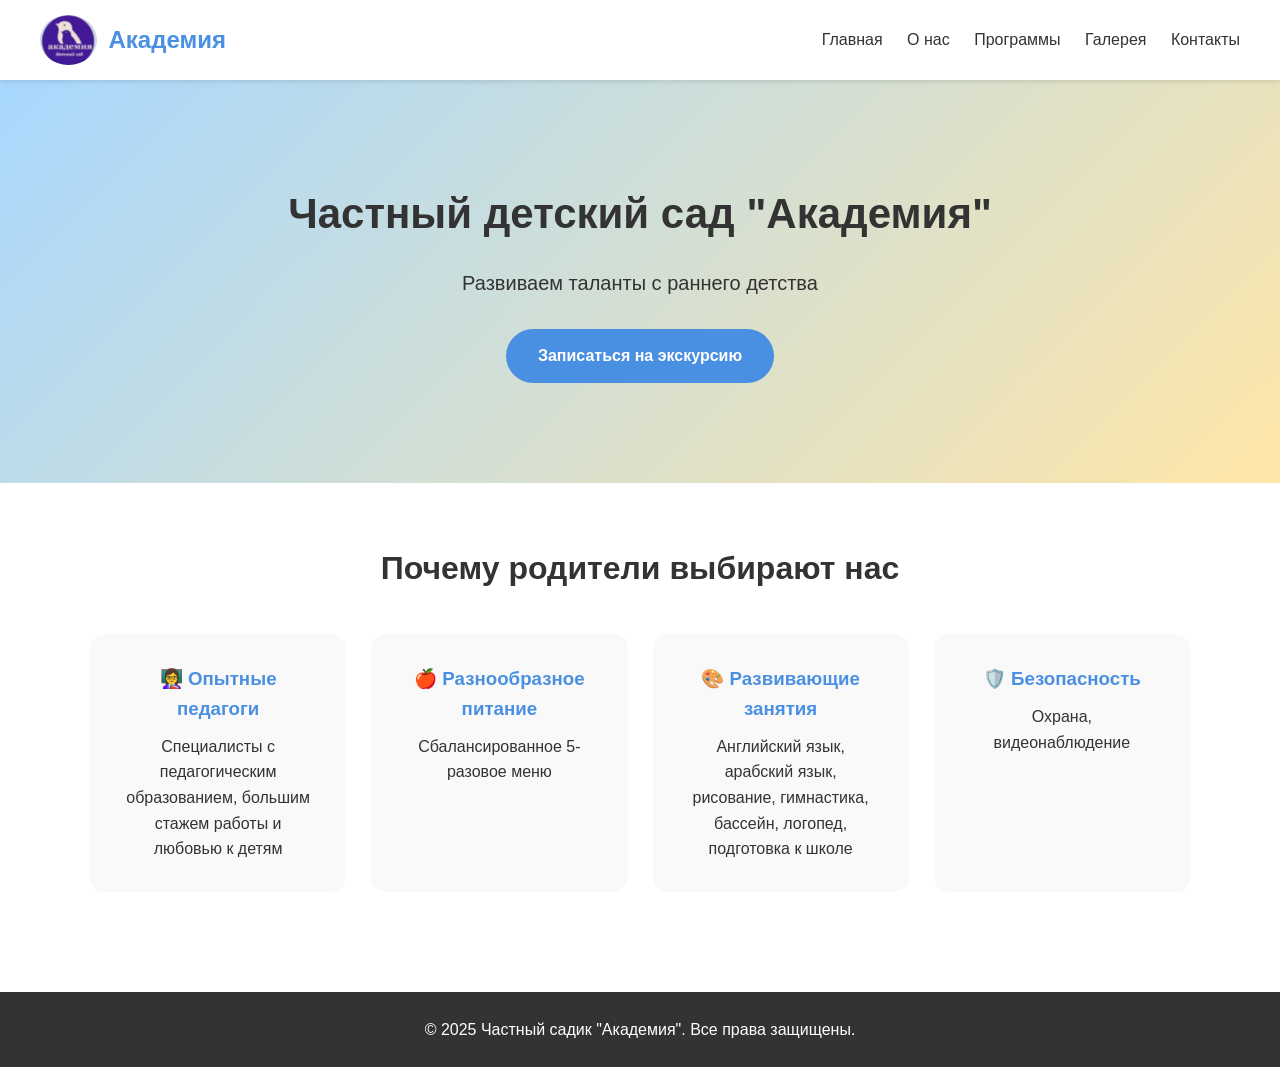
<file: index.html>
<!DOCTYPE html>
<html lang="ru">
<head>
  <meta charset="UTF-8">
  <meta name="viewport" content="width=device-width, initial-scale=1.0">
  <title>Частный детский сад "Академия"</title>
  <link rel="stylesheet" href="css/style.css">
  
  <!-- Стили для логотипа, чтобы он красиво стоял с текстом -->
  <style>
    .logo {
      display: flex;
      align-items: center;
      gap: 12px; /* Расстояние между картинкой и текстом */
      font-size: 24px;
      font-weight: bold;
      color: #4a90e2;
    }
    .logo img {
      height: 50px; /* Высота логотипа */
      width: auto;
      border-radius: 50%; /* Делает логотип круглым. Если фото не квадратное - удалите эту строку */
    }
  </style>
</head>
<body>
  <header>
    <!-- Блок с логотипом -->
    <div class="logo">
      <!-- Теперь картинка берется прямо из корня, без папки images -->
      <img src="logo.png" alt="Логотип Академия">
      <span>Академия</span>
    </div>
    
    <nav>
      <a href="index.html">Главная</a>
      <a href="about.html">О нас</a>
      <a href="programs.html">Программы</a>
      <a href="gallery.html">Галерея</a>
      <a href="contacts.html">Контакты</a>
    </nav>
  </header>

  <section class="hero">
    <h1>Частный детский сад "Академия"</h1>
    <p>Развиваем таланты с раннего детства</p>
    <a href="contacts.html" class="btn">Записаться на экскурсию</a>
  </section>

  <section class="features">
    <h2>Почему родители выбирают нас</h2>
    <div class="cards">
      <div class="card">
        <h3>👩‍🏫 Опытные педагоги</h3>
        <p>Специалисты с педагогическим образованием, большим стажем работы и любовью к детям</p>
      </div>
      <div class="card">
        <h3>🍎 Разнообразное питание</h3>
        <p>Сбалансированное 5-разовое меню</p>
      </div>
      <div class="card">
        <h3>🎨 Развивающие занятия</h3>
        <p>Английский язык, арабский язык, рисование, гимнастика, бассейн, логопед, подготовка к школе</p>
      </div>
      <div class="card">
        <h3>🛡️ Безопасность</h3>
        <p>Охрана, видеонаблюдение</p>
      </div>
    </div>
  </section>

  <footer>
    <p>© 2025 Частный садик "Академия". Все права защищены.</p>
  </footer>
</body>
</html>
</file>
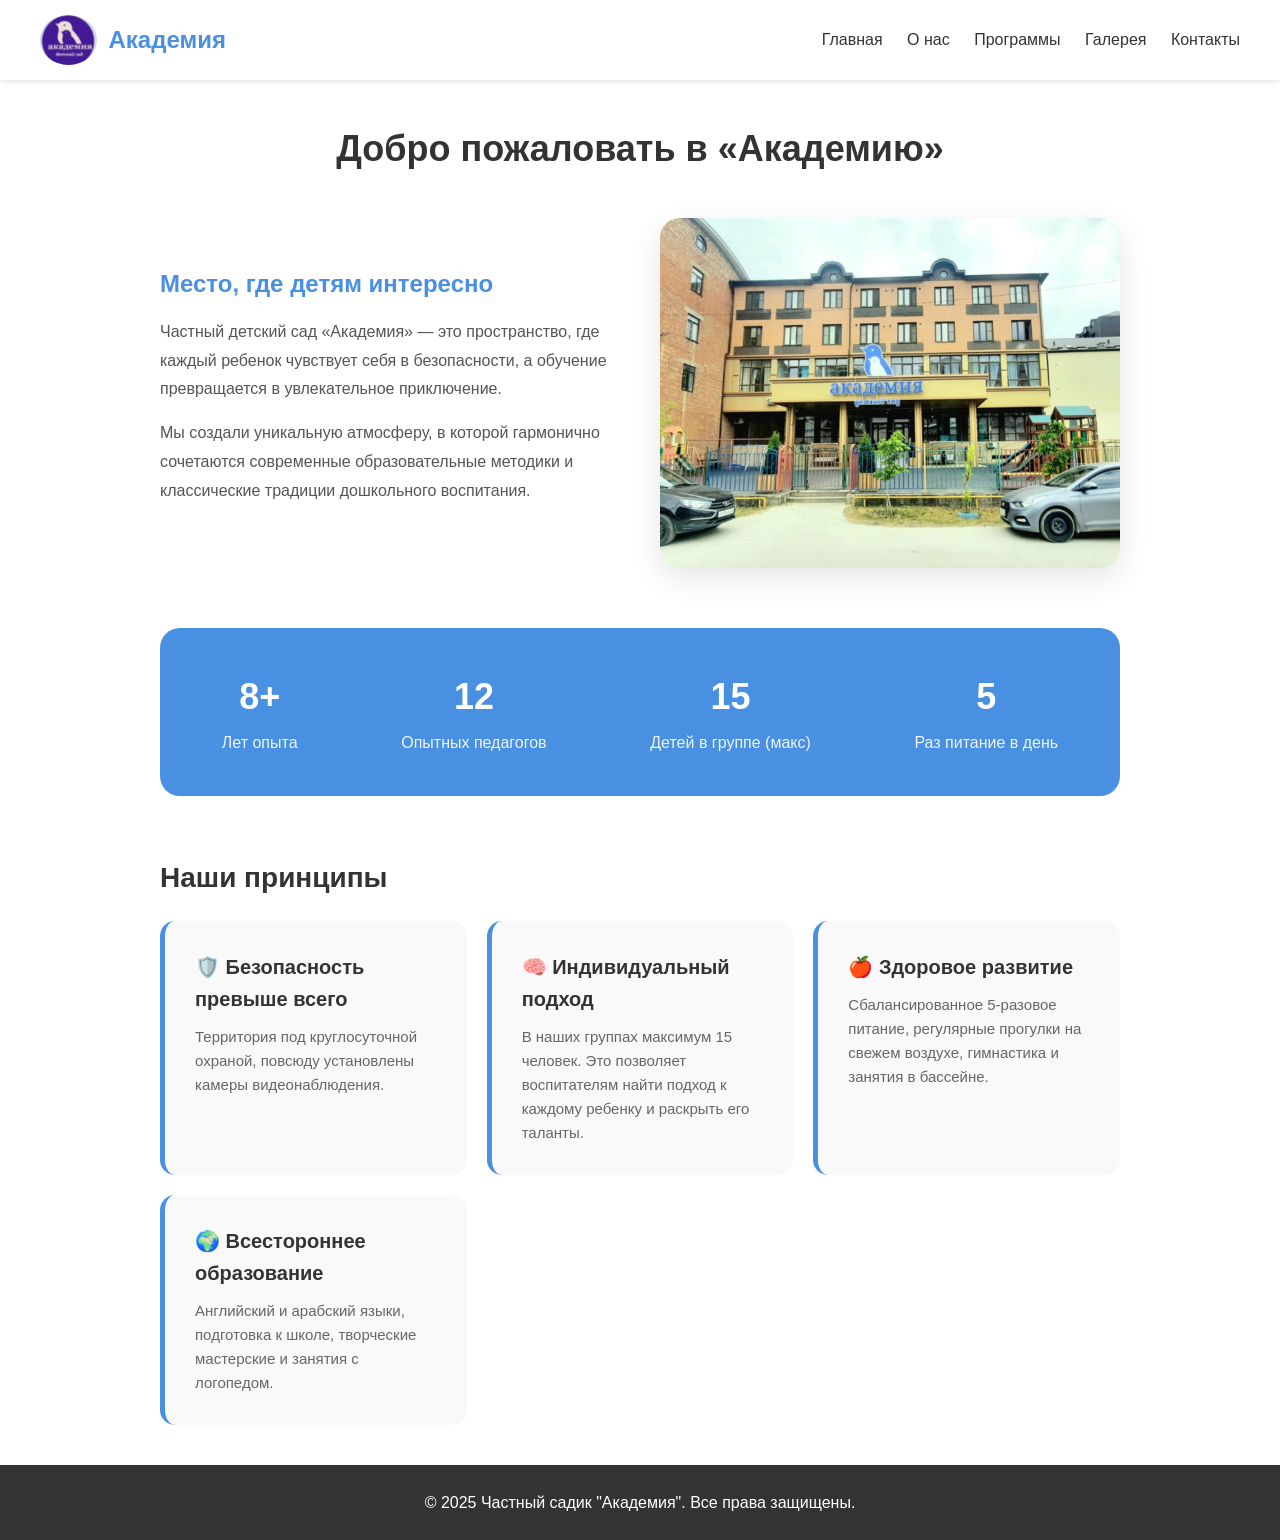
<file: about.html>
<!DOCTYPE html>
<html lang="ru">
<head>
  <meta charset="UTF-8">
  <meta name="viewport" content="width=device-width, initial-scale=1.0">
  <title>О нас - Академия</title>
  <link rel="stylesheet" href="css/style.css">
  
  <style>
    /* Стили для логотипа */
    .logo { display: flex; align-items: center; gap: 12px; font-size: 24px; font-weight: bold; color: #4a90e2; }
    .logo img { height: 50px; width: auto; border-radius: 50%; }

    /* Новые стили для страницы "О нас" */
    .about-section {
      max-width: 1000px;
      margin: 40px auto;
      padding: 0 20px;
    }
    
    .about-title {
      text-align: center;
      font-size: 36px;
      color: #333;
      margin-bottom: 40px;
    }

    /* Блок с текстом и картинкой (две колонки) */
    .about-grid {
      display: grid;
      grid-template-columns: 1fr 1fr;
      gap: 40px;
      align-items: center;
      margin-bottom: 60px;
    }

    .about-text h3 {
      font-size: 24px;
      color: #4a90e2;
      margin-bottom: 15px;
    }

    .about-text p {
      font-size: 16px;
      color: #555;
      margin-bottom: 15px;
      line-height: 1.8;
    }

    /* Стили для блока с вашей картинкой */
    .about-image {
      height: 350px; /* Высота картинки */
      border-radius: 20px;
      overflow: hidden; /* Чтобы картинка не вылезала за скругленные углы */
      box-shadow: 0 10px 30px rgba(0,0,0,0.1); /* Красивая тень */
    }

    .about-image img {
      width: 100%;
      height: 100%;
      object-fit: cover; /* Картинка заполнит блок, не искажаясь */
    }

    /* Блок с цифрами (статистика) */
    .stats {
      display: flex;
      justify-content: space-around;
      background: #4a90e2;
      color: white;
      padding: 40px 20px;
      border-radius: 20px;
      margin-bottom: 60px;
      text-align: center;
      flex-wrap: wrap;
      gap: 20px;
    }

    .stat-item h4 {
      font-size: 36px;
      margin-bottom: 5px;
    }

    .stat-item p {
      font-size: 16px;
      opacity: 0.9;
    }

    /* Сетка с преимуществами */
    .values-grid {
      display: grid;
      grid-template-columns: repeat(auto-fit, minmax(280px, 1fr));
      gap: 20px;
    }

    .value-card {
      background: #f9f9f9;
      padding: 30px;
      border-radius: 15px;
      border-left: 5px solid #4a90e2;
      transition: transform 0.3s;
    }

    .value-card:hover {
      transform: translateY(-5px);
      box-shadow: 0 10px 20px rgba(0,0,0,0.05);
    }

    .value-card h3 {
      font-size: 20px;
      margin-bottom: 10px;
      color: #333;
    }

    .value-card p {
      color: #666;
      font-size: 15px;
    }

    /* Адаптив для телефонов */
    @media (max-width: 768px) {
      .about-grid { grid-template-columns: 1fr; }
      .stats { flex-direction: column; }
    }
  </style>
</head>
<body>
  <header>
    <div class="logo">
      <img src="logo.png" alt="Логотип Академия">
      <span>Академия</span>
    </div>
    
    <nav>
      <a href="index.html">Главная</a>
      <a href="about.html">О нас</a>
      <a href="programs.html">Программы</a>
      <a href="gallery.html">Галерея</a>
      <a href="contacts.html">Контакты</a>
    </nav>
  </header>

  <section class="about-section">
    <h2 class="about-title">Добро пожаловать в «Академию»</h2>

    <!-- Блок 1: Текст + ВАША КАРТИНКА -->
    <div class="about-grid">
      <div class="about-text">
        <h3>Место, где детям интересно</h3>
        <p>Частный детский сад «Академия» — это пространство, где каждый ребенок чувствует себя в безопасности, а обучение превращается в увлекательное приключение.</p>
        <p>Мы создали уникальную атмосферу, в которой гармонично сочетаются современные образовательные методики и классические традиции дошкольного воспитания.</p>
      </div>
      
      <!-- Вот здесь мы вставили вашу фотографию saddd.png -->
      <div class="about-image">
        <img src="saddd.png" alt="Фото нашего детского сада">
      </div>
    </div>

    <!-- Блок 2: Цифры и факты -->
    <div class="stats">
      <div class="stat-item">
        <h4>8+</h4>
        <p>Лет опыта</p>
      </div>
      <div class="stat-item">
        <h4>12</h4>
        <p>Опытных педагогов</p>
      </div>
      <div class="stat-item">
        <h4>15</h4>
        <p>Детей в группе (макс)</p>
      </div>
      <div class="stat-item">
        <h4>5</h4>
        <p>Раз питание в день</p>
      </div>
    </div>

    <!-- Блок 3: Наши принципы -->
    <h2 class="about-title" style="font-size: 28px; text-align: left; margin-bottom: 20px;">Наши принципы</h2>
    <div class="values-grid">
      <div class="value-card">
        <h3>🛡️ Безопасность превыше всего</h3>
        <p>Территория под круглосуточной охраной, повсюду установлены камеры видеонаблюдения.</p>
      </div>
      <div class="value-card">
        <h3>🧠 Индивидуальный подход</h3>
        <p>В наших группах максимум 15 человек. Это позволяет воспитателям найти подход к каждому ребенку и раскрыть его таланты.</p>
      </div>
      <div class="value-card">
        <h3>🍎 Здоровое развитие</h3>
        <p>Сбалансированное 5-разовое питание, регулярные прогулки на свежем воздухе, гимнастика и занятия в бассейне.</p>
      </div>
      <div class="value-card">
        <h3>🌍 Всестороннее образование</h3>
        <p>Английский и арабский языки, подготовка к школе, творческие мастерские и занятия с логопедом.</p>
      </div>
    </div>
  </section>

  <footer>
    <p>© 2025 Частный садик "Академия". Все права защищены.</p>
  </footer>
</body>
</html>
</file>
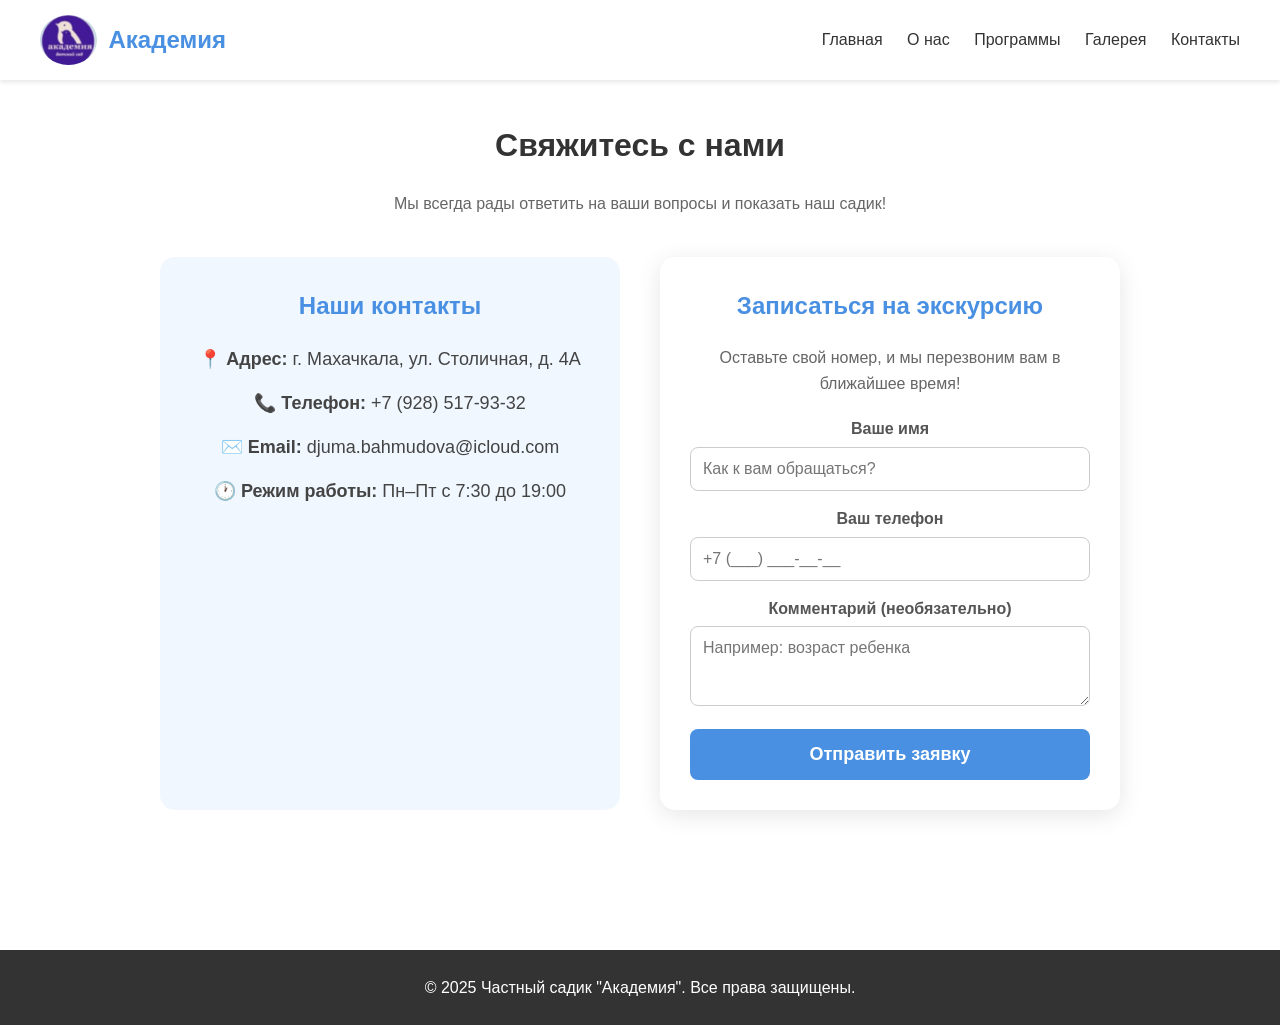
<file: contacts.html>
<!DOCTYPE html>
<html lang="ru">
<head>
  <meta charset="UTF-8">
  <meta name="viewport" content="width=device-width, initial-scale=1.0">
  <title>Контакты и запись - Академия</title>
  <link rel="stylesheet" href="css/style.css">
  <style>
    .logo { display: flex; align-items: center; gap: 12px; font-size: 24px; font-weight: bold; color: #4a90e2; }
    .logo img { height: 50px; width: auto; border-radius: 50%; }
    
    /* Стили для формы и контактов */
    .contact-container { display: flex; flex-wrap: wrap; gap: 40px; max-width: 1000px; margin: 40px auto; padding: 0 20px; }
    .contact-info { flex: 1; min-width: 300px; background: #f0f7ff; padding: 30px; border-radius: 15px; }
    .contact-info h3 { color: #4a90e2; margin-bottom: 20px; font-size: 24px; }
    .contact-info p { margin-bottom: 15px; font-size: 18px; color: #444; }
    
    .contact-form { flex: 1; min-width: 300px; background: #fff; padding: 30px; border-radius: 15px; box-shadow: 0 5px 25px rgba(0,0,0,0.1); }
    .contact-form h3 { color: #4a90e2; margin-bottom: 20px; font-size: 24px; }
    
    .form-group { margin-bottom: 15px; }
    .form-group label { display: block; margin-bottom: 5px; font-weight: bold; color: #555; }
    .form-group input, .form-group textarea { width: 100%; padding: 12px; border: 1px solid #ccc; border-radius: 8px; font-family: inherit; font-size: 16px; }
    .form-group input:focus, .form-group textarea:focus { outline: none; border-color: #4a90e2; box-shadow: 0 0 5px rgba(74,144,226,0.3); }
    
    .submit-btn { width: 100%; background: #4a90e2; color: white; border: none; padding: 15px; font-size: 18px; font-weight: bold; border-radius: 8px; cursor: pointer; transition: background 0.3s; }
    .submit-btn:hover { background: #357abd; }
  </style>
</head>
<body>
  <header>
    <div class="logo">
      <img src="logo.png" alt="Логотип Академия">
      <span>Академия</span>
    </div>
    <nav>
      <a href="index.html">Главная</a>
      <a href="about.html">О нас</a>
      <a href="programs.html">Программы</a>
      <a href="gallery.html">Галерея</a>
      <a href="contacts.html">Контакты</a>
    </nav>
  </header>

  <section class="features" style="padding-top: 40px;">
    <h2 style="text-align: center; margin-bottom: 20px;">Свяжитесь с нами</h2>
    <p style="text-align: center; margin-bottom: 40px; color: #666;">Мы всегда рады ответить на ваши вопросы и показать наш садик!</p>

    <div class="contact-container">
      <!-- Левая часть: Контакты -->
      <div class="contact-info">
        <h3>Наши контакты</h3>
        <p>📍 <b>Адрес:</b> г. Махачкала, ул. Столичная, д. 4А</p>
        <p>📞 <b>Телефон:</b> +7 (928) 517-93-32</p>
        <p>✉️ <b>Email:</b> djuma.bahmudova@icloud.com</p>
        <p>🕐 <b>Режим работы:</b> Пн–Пт с 7:30 до 19:00</p>
      </div>

      <!-- Правая часть: Форма записи -->
      <div class="contact-form">
        <h3>Записаться на экскурсию</h3>
        <p style="margin-bottom: 20px; color: #666;">Оставьте свой номер, и мы перезвоним вам в ближайшее время!</p>
        
        <!-- СЮДА ВСТАВЛЕНА ВАША ПОЧТА GMAIL -->
        <form action="https://formsubmit.co/mirozik49@gmail.com" method="POST">
          <div class="form-group">
            <label for="name">Ваше имя</label>
            <input type="text" id="name" name="Имя" placeholder="Как к вам обращаться?" required>
          </div>
          <div class="form-group">
            <label for="phone">Ваш телефон</label>
            <input type="tel" id="phone" name="Телефон" placeholder="+7 (___) ___-__-__" required>
          </div>
          <div class="form-group">
            <label for="message">Комментарий (необязательно)</label>
            <textarea id="message" name="Сообщение" rows="3" placeholder="Например: возраст ребенка"></textarea>
          </div>
          <button type="submit" class="submit-btn">Отправить заявку</button>
        </form>
      </div>
    </div>
  </section>

  <footer>
    <p>© 2025 Частный садик "Академия". Все права защищены.</p>
  </footer>
</body>
</html>
</file>
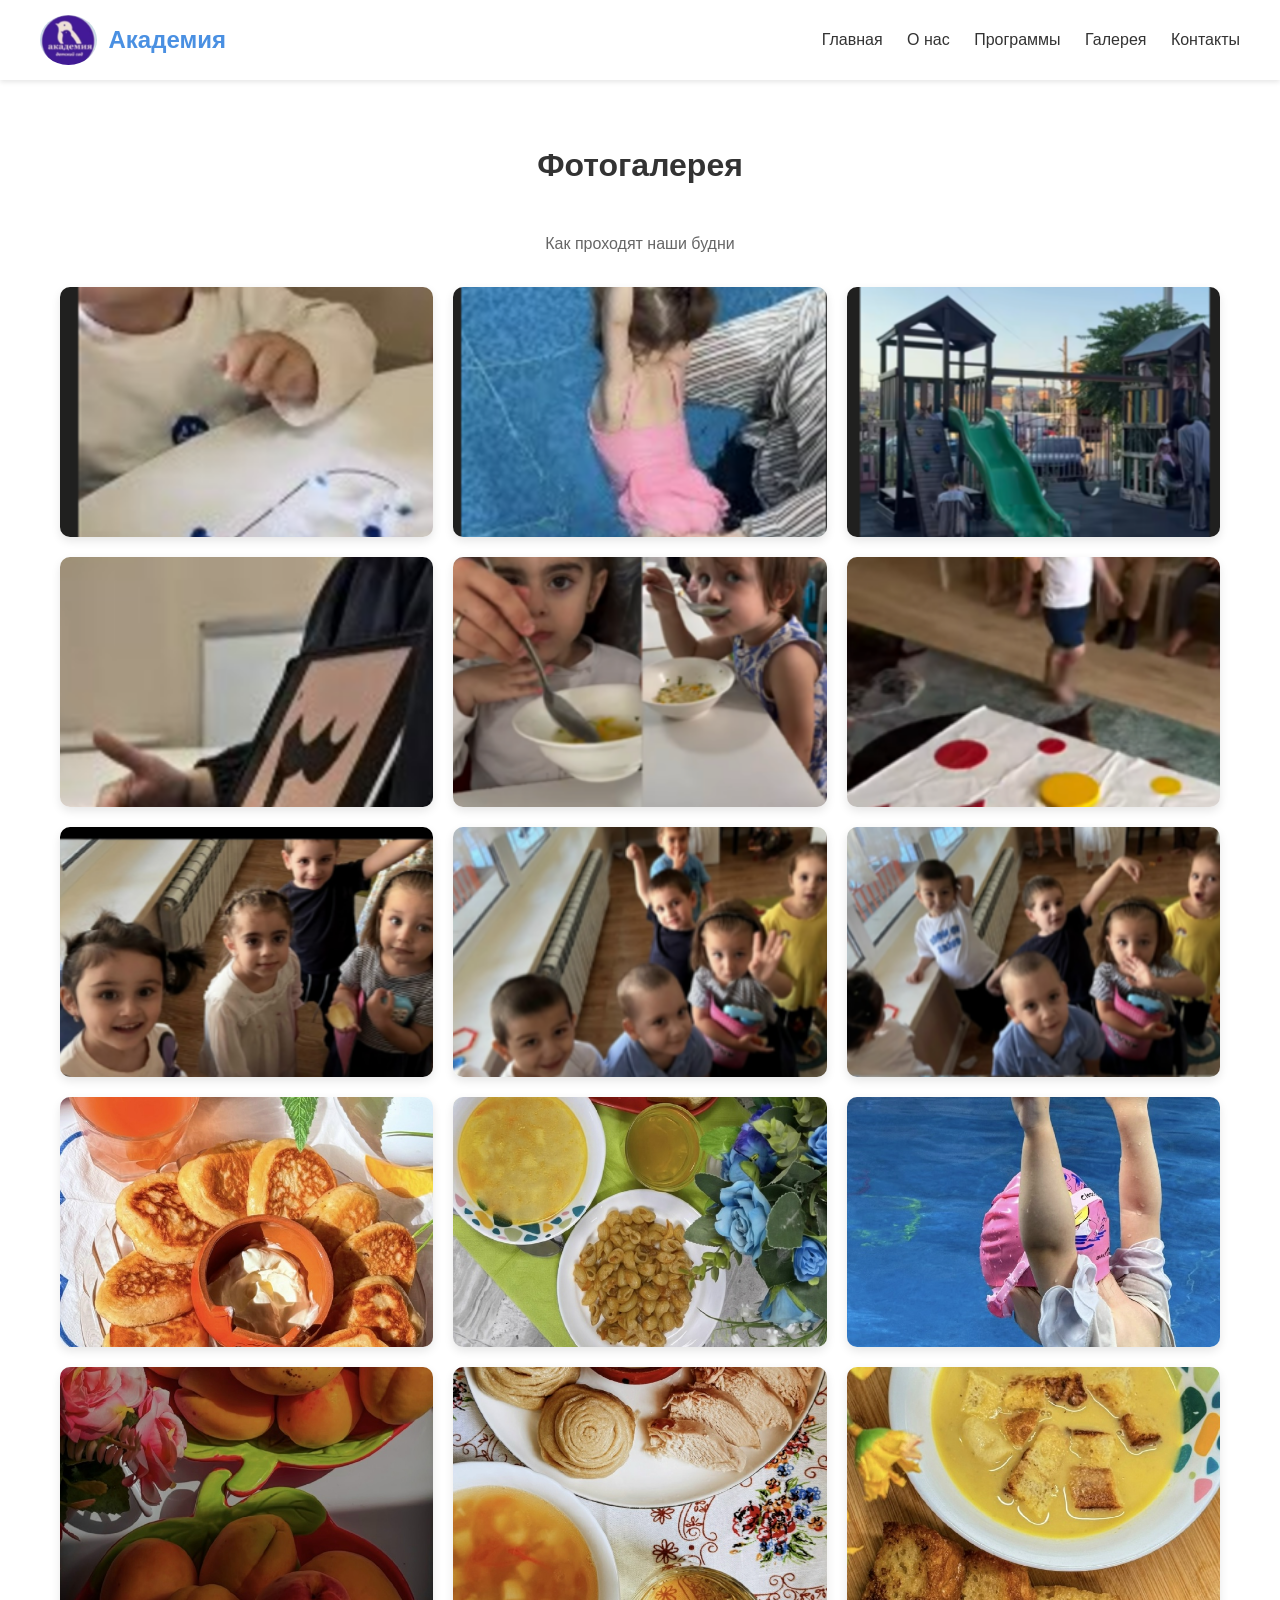
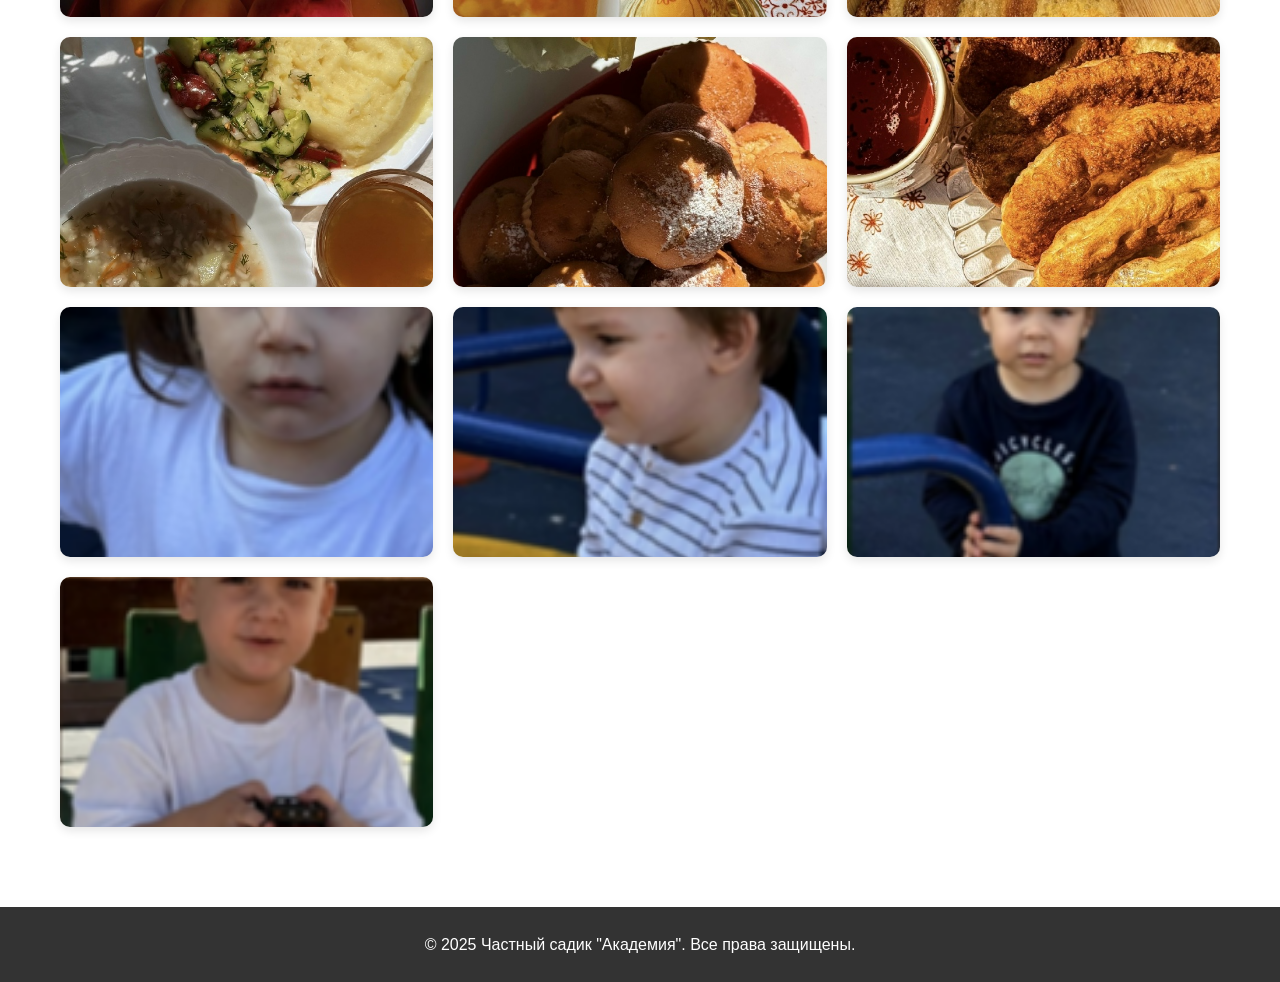
<file: gallery.html>
<!DOCTYPE html>
<html lang="ru">
<head>
  <meta charset="UTF-8">
  <meta name="viewport" content="width=device-width, initial-scale=1.0">
  <title>Галерея - Академия</title>
  <link rel="stylesheet" href="css/style.css">
  
  <style>
    /* Стили для логотипа */
    .logo { display: flex; align-items: center; gap: 12px; font-size: 24px; font-weight: bold; color: #4a90e2; }
    .logo img { height: 50px; width: auto; border-radius: 50%; }
    
    /* Стили для галереи */
    .gallery { 
      display: grid; 
      grid-template-columns: repeat(auto-fit, minmax(280px, 1fr)); /* Адаптивная сетка */
      gap: 20px; 
      padding: 20px; 
      max-width: 1200px; 
      margin: 0 auto; 
    }
    
    .gallery img { 
      width: 100%; 
      height: 250px; 
      object-fit: cover; /* Фото не будут сплющиваться */
      border-radius: 10px; 
      transition: transform 0.3s, box-shadow 0.3s; 
      cursor: pointer; 
      box-shadow: 0 4px 10px rgba(0,0,0,0.1);
    }
    
    .gallery img:hover { 
      transform: scale(1.05); /* Красивое увеличение при наведении */
      box-shadow: 0 10px 20px rgba(0,0,0,0.2);
      z-index: 2;
    }
  </style>
</head>
<body>
  <header>
    <div class="logo">
      <img src="logo.png" alt="Логотип Академия">
      <span>Академия</span>
    </div>
    <nav>
      <a href="index.html">Главная</a>
      <a href="about.html">О нас</a>
      <a href="programs.html">Программы</a>
      <a href="gallery.html">Галерея</a>
      <a href="contacts.html">Контакты</a>
    </nav>
  </header>

  <section class="features" style="padding-bottom: 20px;">
    <h2>Фотогалерея</h2>
    <p style="margin-bottom: 10px; color: #666;">Как проходят наши будни</p>
    
    <div class="gallery">
      <!-- Все 22 фото -->
      <img src="photo1.jpg.png" alt="Фото садика 1">
      <img src="photo2.jpg.png" alt="Фото садика 2">
      <img src="photo3.jpg.png" alt="Фото садика 3">
      <img src="photo4.jpg.png" alt="Фото садика 4">
      <img src="photo5.jpg.png" alt="Фото садика 5">
      <img src="photo6.jpg.png" alt="Фото садика 6">
      <img src="photo7.jpg.png" alt="Фото садика 7">
      <img src="photo8.jpg.png" alt="Фото садика 8">
      <img src="photo9.jpg.png" alt="Фото садика 9">
      <img src="photo10.jpg.png" alt="Фото садика 10">
      <img src="photo11.jpg.png" alt="Фото садика 11">
      <img src="photo12.jpg.png" alt="Фото садика 12">
      <img src="photo13.jpg.png" alt="Фото садика 13">
      <img src="photo14.jpg.png" alt="Фото садика 14">
      <img src="photo15.jpg.png" alt="Фото садика 15">
      <img src="photo16.jpg.png" alt="Фото садика 16">
      <img src="photo17.jpg.png" alt="Фото садика 17">
      <img src="photo18.jpg.png" alt="Фото садика 18">
      <img src="photo19.jpg.png" alt="Фото садика 19">
      <img src="photo20.jpg.png" alt="Фото садика 20">
      <img src="photo21.jpg.png" alt="Фото садика 21">
      <img src="photo22.jpg.png" alt="Фото садика 22">
    </div>
  </section>

  <footer>
    <p>© 2025 Частный садик "Академия". Все права защищены.</p>
  </footer>
</body>
</html>
</file>
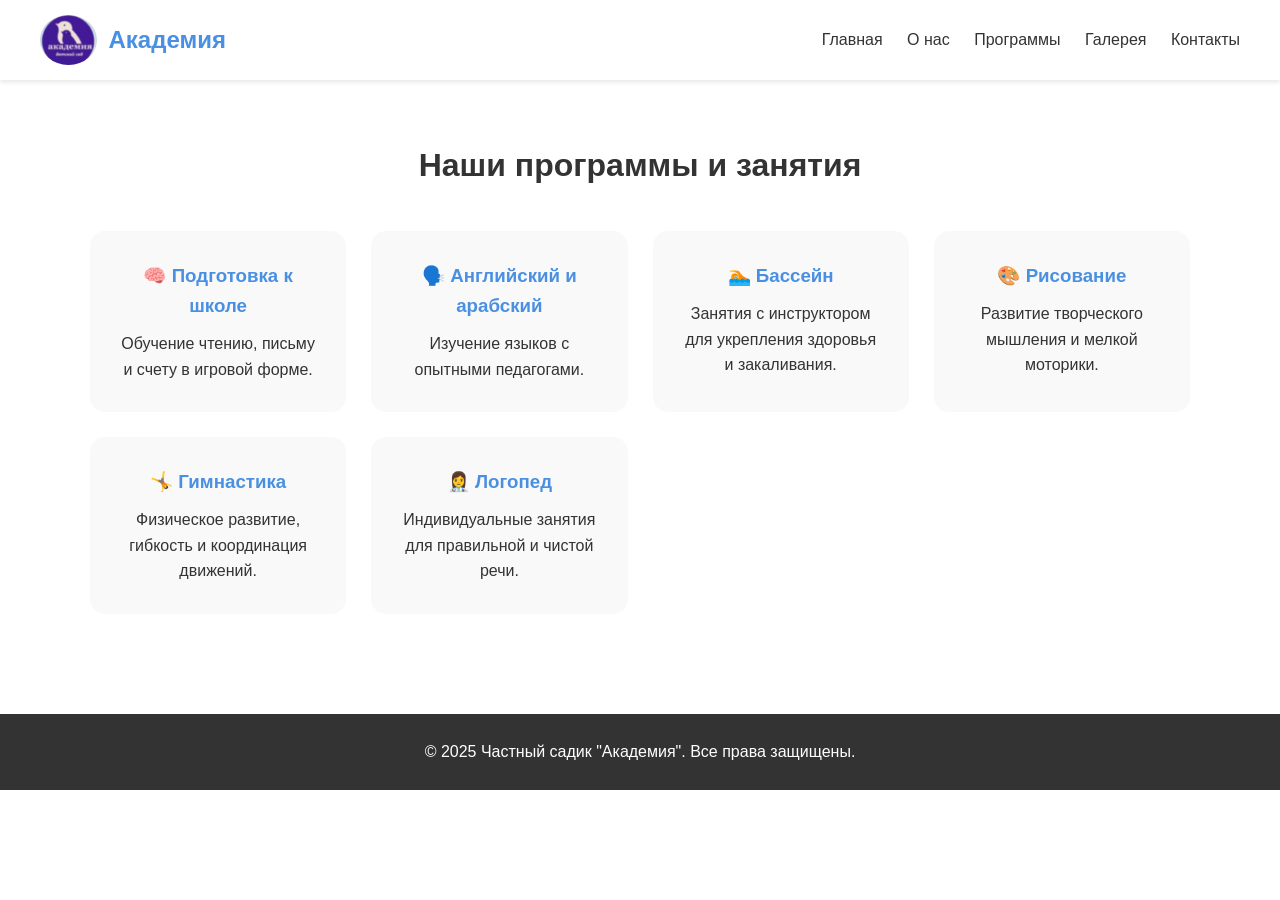
<file: programs.html>
<!DOCTYPE html>
<html lang="ru">
<head>
  <meta charset="UTF-8">
  <meta name="viewport" content="width=device-width, initial-scale=1.0">
  <title>Программы - Академия</title>
  <link rel="stylesheet" href="css/style.css">
  <!-- Стили для логотипа -->
  <style>
    .logo { display: flex; align-items: center; gap: 12px; font-size: 24px; font-weight: bold; color: #4a90e2; }
    .logo img { height: 50px; width: auto; border-radius: 50%; }
  </style>
</head>
<body>
  <header>
    <!-- Блок с логотипом -->
    <div class="logo">
      <img src="logo.png" alt="Логотип Академия">
      <span>Академия</span>
    </div>
    
    <nav>
      <a href="index.html">Главная</a>
      <a href="about.html">О нас</a>
      <a href="programs.html">Программы</a>
      <a href="gallery.html">Галерея</a>
      <a href="contacts.html">Контакты</a>
    </nav>
  </header>

  <section class="features">
    <h2>Наши программы и занятия</h2>
    <div class="cards">
      <div class="card">
        <h3>🧠 Подготовка к школе</h3>
        <p>Обучение чтению, письму и счету в игровой форме.</p>
      </div>
      <div class="card">
        <h3>🗣️ Английский и арабский</h3>
        <p>Изучение языков с опытными педагогами.</p>
      </div>
      <div class="card">
        <h3>🏊 Бассейн</h3>
        <p>Занятия с инструктором для укрепления здоровья и закаливания.</p>
      </div>
      <div class="card">
        <h3>🎨 Рисование</h3>
        <p>Развитие творческого мышления и мелкой моторики.</p>
      </div>
      <div class="card">
        <h3>🤸 Гимнастика</h3>
        <p>Физическое развитие, гибкость и координация движений.</p>
      </div>
      <div class="card">
        <h3>👩‍⚕️ Логопед</h3>
        <p>Индивидуальные занятия для правильной и чистой речи.</p>
      </div>
    </div>
  </section>

  <footer>
    <p>© 2025 Частный садик "Академия". Все права защищены.</p>
  </footer>
</body>
</html>
</file>
<file: css/style.css>
* { margin: 0; padding: 0; box-sizing: border-box; font-family: 'Segoe UI', sans-serif; }

body { color: #333; line-height: 1.6; }

header {
  display: flex; justify-content: space-between; align-items: center;
  padding: 15px 40px; background: #fff; box-shadow: 0 2px 5px rgba(0,0,0,0.1);
  position: sticky; top: 0; z-index: 100;
}

.logo { font-size: 24px; font-weight: bold; color: #4a90e2; }

nav a {
  margin-left: 20px; text-decoration: none; color: #333; font-weight: 500;
  transition: color 0.3s;
}
nav a:hover { color: #4a90e2; }

.hero {
  text-align: center; padding: 100px 20px;
  background: linear-gradient(135deg, #a8d8ff 0%, #ffe6a8 100%);
}
.hero h1 { font-size: 42px; margin-bottom: 20px; }
.hero p { font-size: 20px; margin-bottom: 30px; }

.btn {
  display: inline-block; padding: 14px 32px; background: #4a90e2; color: #fff;
  text-decoration: none; border-radius: 30px; font-weight: bold;
  transition: transform 0.2s;
}
.btn:hover { transform: scale(1.05); background: #357abd; }

.features { padding: 60px 40px; text-align: center; }
.features h2 { font-size: 32px; margin-bottom: 40px; }

.cards {
  display: grid; grid-template-columns: repeat(auto-fit, minmax(250px, 1fr));
  gap: 25px; max-width: 1100px; margin: 0 auto;
}
.card {
  padding: 30px; background: #f9f9f9; border-radius: 15px;
  transition: transform 0.3s, box-shadow 0.3s;
}
.card:hover { transform: translateY(-5px); box-shadow: 0 10px 25px rgba(0,0,0,0.1); }
.card h3 { margin-bottom: 10px; color: #4a90e2; }

footer {
  text-align: center; padding: 25px; background: #333; color: #fff; margin-top: 40px;
}

@media (max-width: 768px) {
  header { flex-direction: column; gap: 10px; padding: 15px; }
  nav a { margin: 0 8px; font-size: 14px; }
  .hero h1 { font-size: 28px; }
}
</file>
